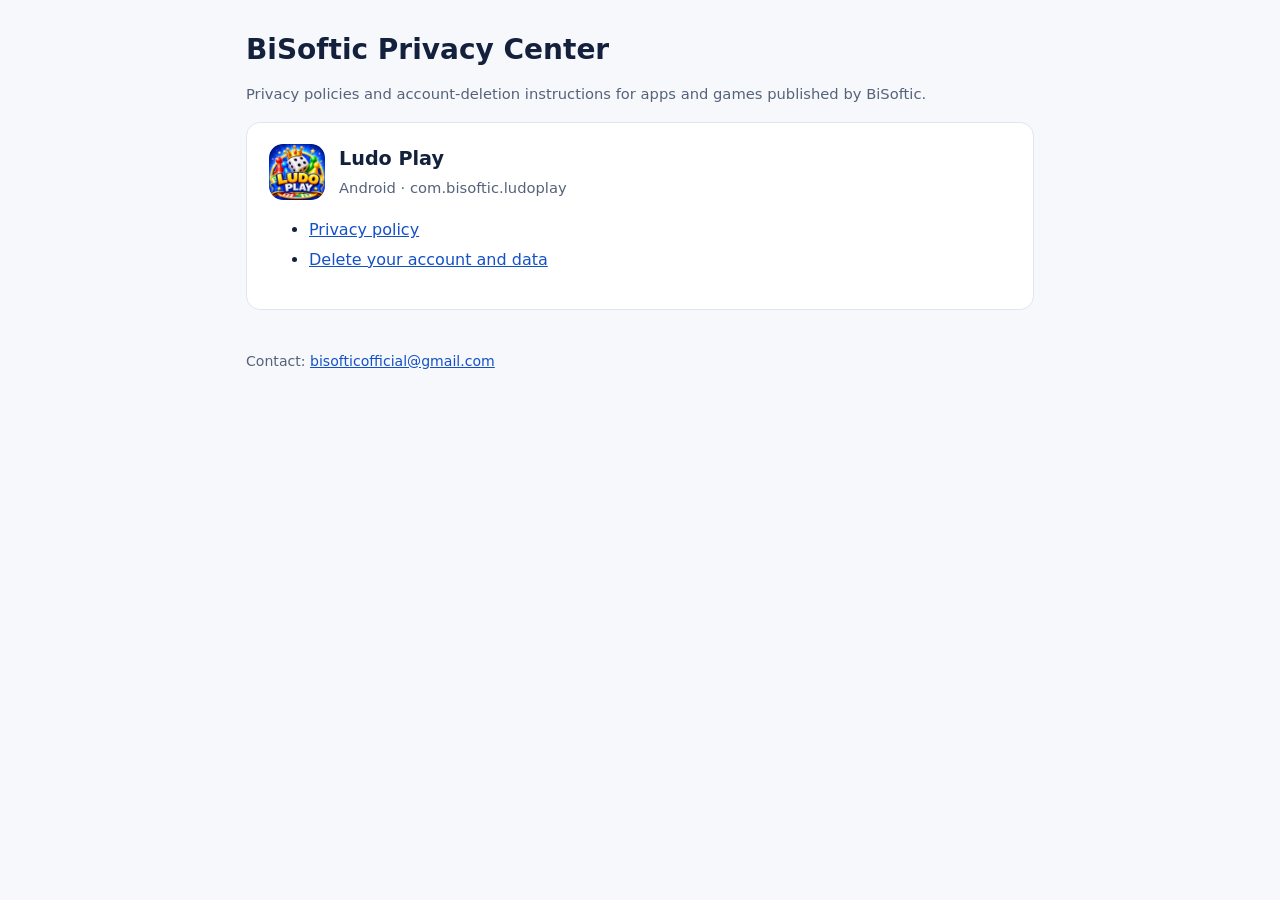
<file: index.html>
<!doctype html><html lang="en"><head><meta charset="utf-8"><meta name="viewport" content="width=device-width,initial-scale=1">
<title>BiSoftic Privacy Center</title><link rel="stylesheet" href="assets/style.css"></head><body><main>
<h1>BiSoftic Privacy Center</h1><p class="muted">Privacy policies and account-deletion instructions for apps and games published by BiSoftic.</p>
<div class="card"><header class="brand"><img src="ludoplay/icon.png" alt="Ludo Play icon"><div><h2 style="margin:0">Ludo Play</h2><span class="muted">Android · com.bisoftic.ludoplay</span></div></header>
<ul><li><a href="ludoplay/privacy.html">Privacy policy</a></li><li><a href="ludoplay/delete-account.html">Delete your account and data</a></li></ul></div>
<footer>Contact: <a href="mailto:bisofticofficial@gmail.com">bisofticofficial@gmail.com</a></footer></main></body></html>
</file>
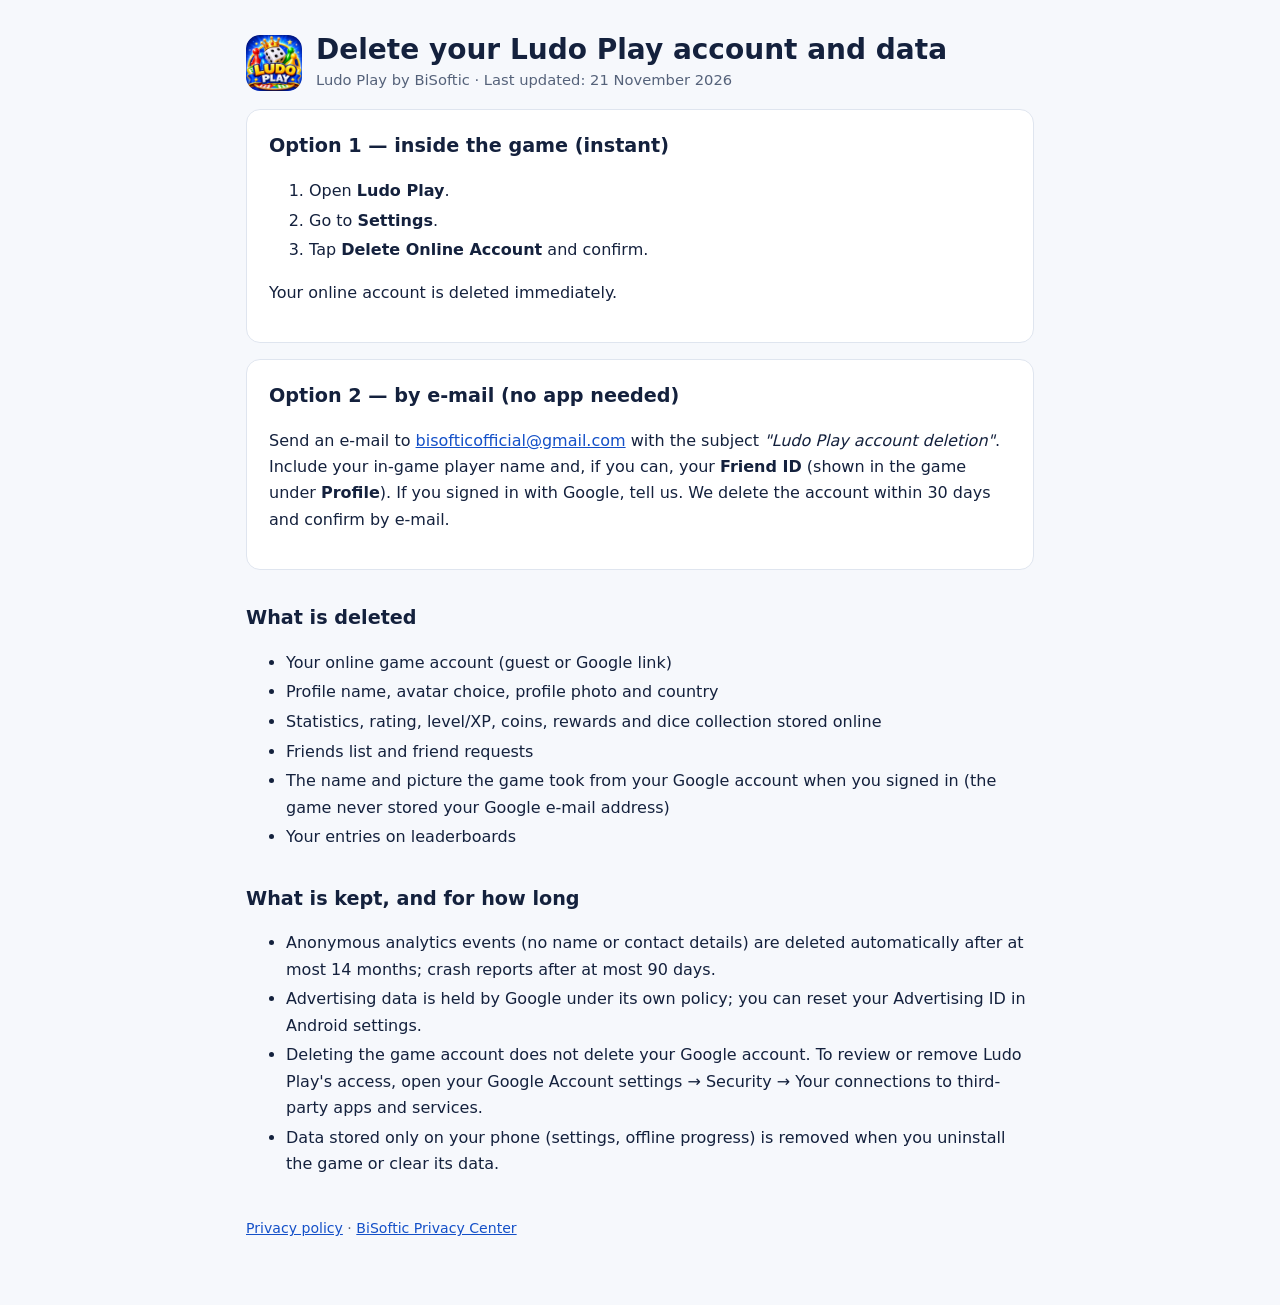
<file: ludoplay/delete-account.html>
<!doctype html><html lang="en"><head><meta charset="utf-8"><meta name="viewport" content="width=device-width,initial-scale=1">
<title>Delete Ludo Play Account</title><meta name="description" content="How to delete your Ludo Play online account and data.">
<link rel="stylesheet" href="../assets/style.css"></head><body><main>
<header class="brand"><img src="icon.png" alt="Ludo Play icon"><div><h1>Delete your Ludo Play account and data</h1><span class="muted">Ludo Play by BiSoftic · Last updated: 21 November 2026</span></div></header>

<div class="card"><h2 style="margin-top:0">Option 1 — inside the game (instant)</h2>
<ol><li>Open <strong>Ludo Play</strong>.</li><li>Go to <strong>Settings</strong>.</li><li>Tap <strong>Delete Online Account</strong> and confirm.</li></ol>
<p>Your online account is deleted immediately.</p></div>

<div class="card"><h2 style="margin-top:0">Option 2 — by e-mail (no app needed)</h2>
<p>Send an e-mail to <a href="mailto:bisofticofficial@gmail.com?subject=Ludo%20Play%20account%20deletion">bisofticofficial@gmail.com</a> with the subject <em>"Ludo Play account deletion"</em>. Include your in-game player name and, if you can, your <strong>Friend ID</strong> (shown in the game under <strong>Profile</strong>). If you signed in with Google, tell us. We delete the account within 30 days and confirm by e-mail.</p></div>

<h2>What is deleted</h2>
<ul><li>Your online game account (guest or Google link)</li><li>Profile name, avatar choice, profile photo and country</li><li>Statistics, rating, level/XP, coins, rewards and dice collection stored online</li><li>Friends list and friend requests</li><li>The name and picture the game took from your Google account when you signed in (the game never stored your Google e-mail address)</li><li>Your entries on leaderboards</li></ul>

<h2>What is kept, and for how long</h2>
<ul><li>Anonymous analytics events (no name or contact details) are deleted automatically after at most 14 months; crash reports after at most 90 days.</li>
<li>Advertising data is held by Google under its own policy; you can reset your Advertising ID in Android settings.</li>
<li>Deleting the game account does not delete your Google account. To review or remove Ludo Play's access, open your Google Account settings → Security → Your connections to third-party apps and services.</li><li>Data stored only on your phone (settings, offline progress) is removed when you uninstall the game or clear its data.</li></ul>

<footer><a href="privacy.html">Privacy policy</a> · <a href="../index.html">BiSoftic Privacy Center</a></footer>
</main></body></html>
</file>
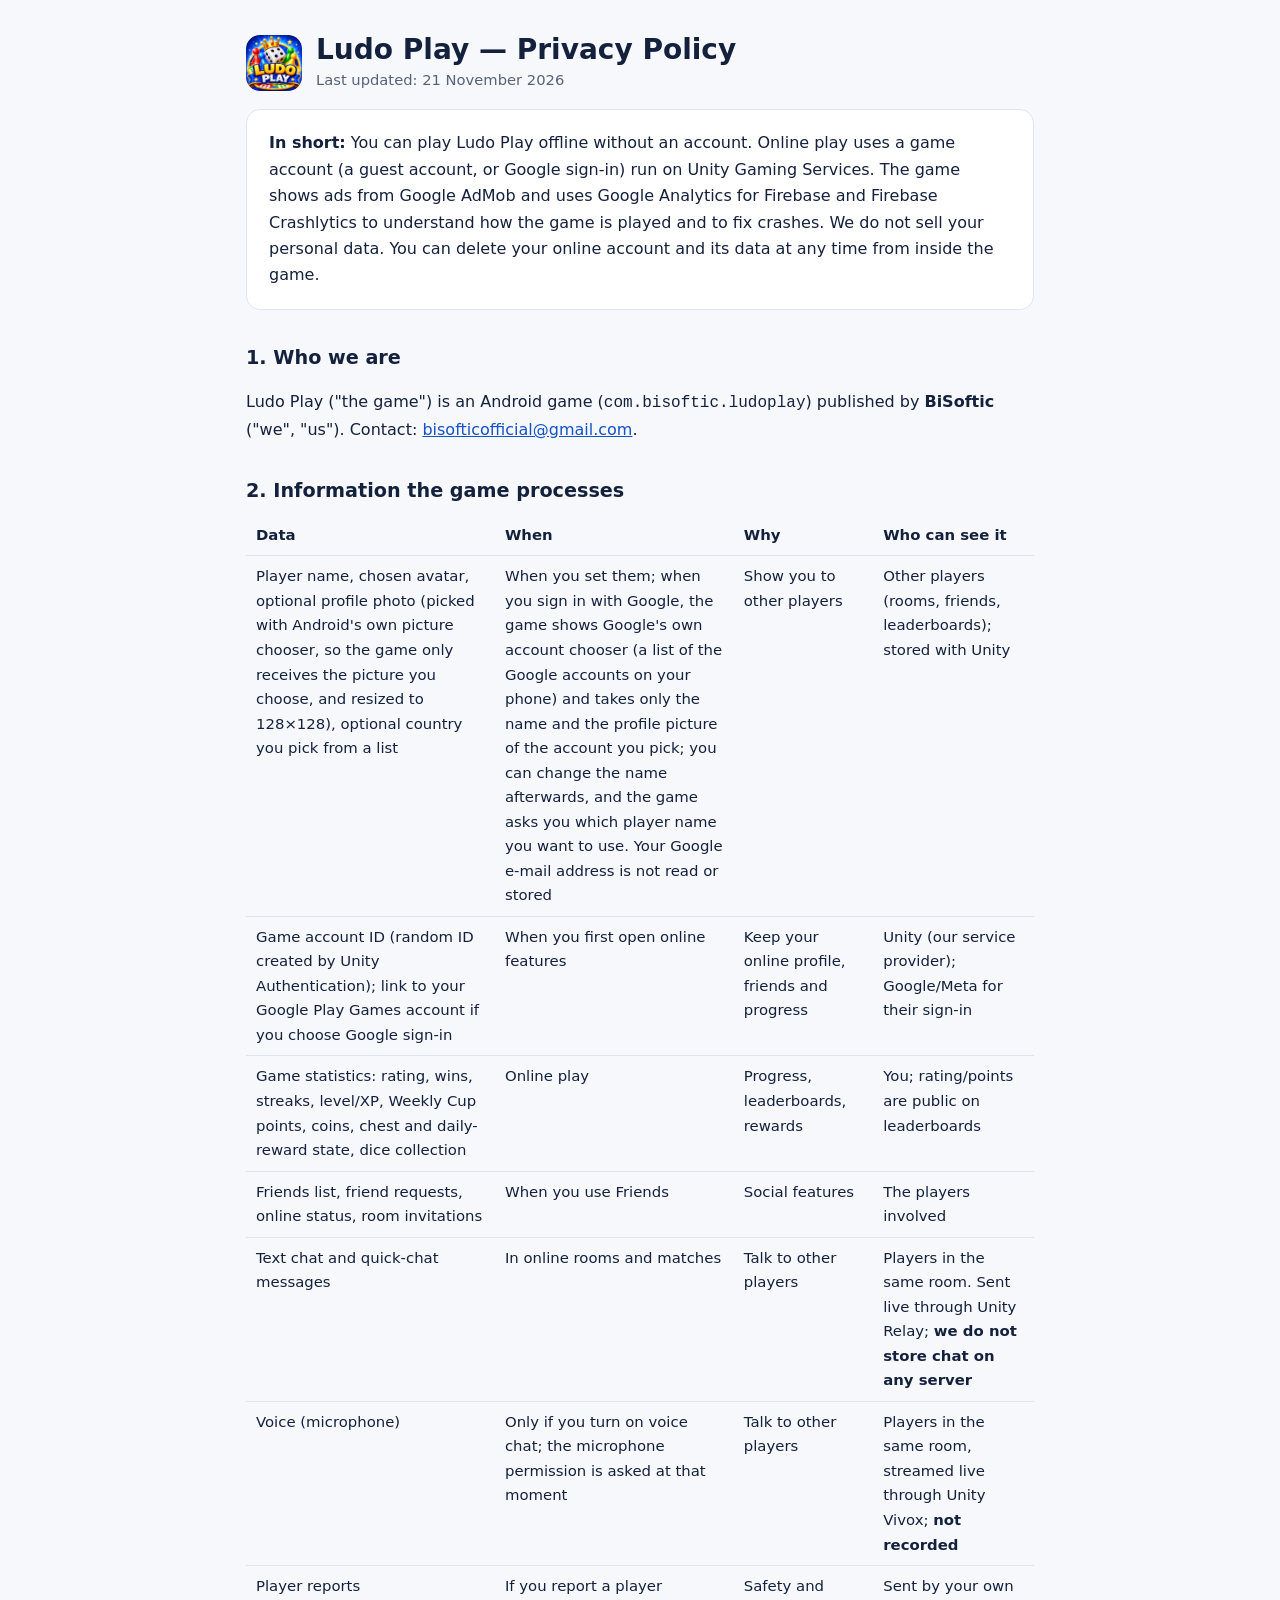
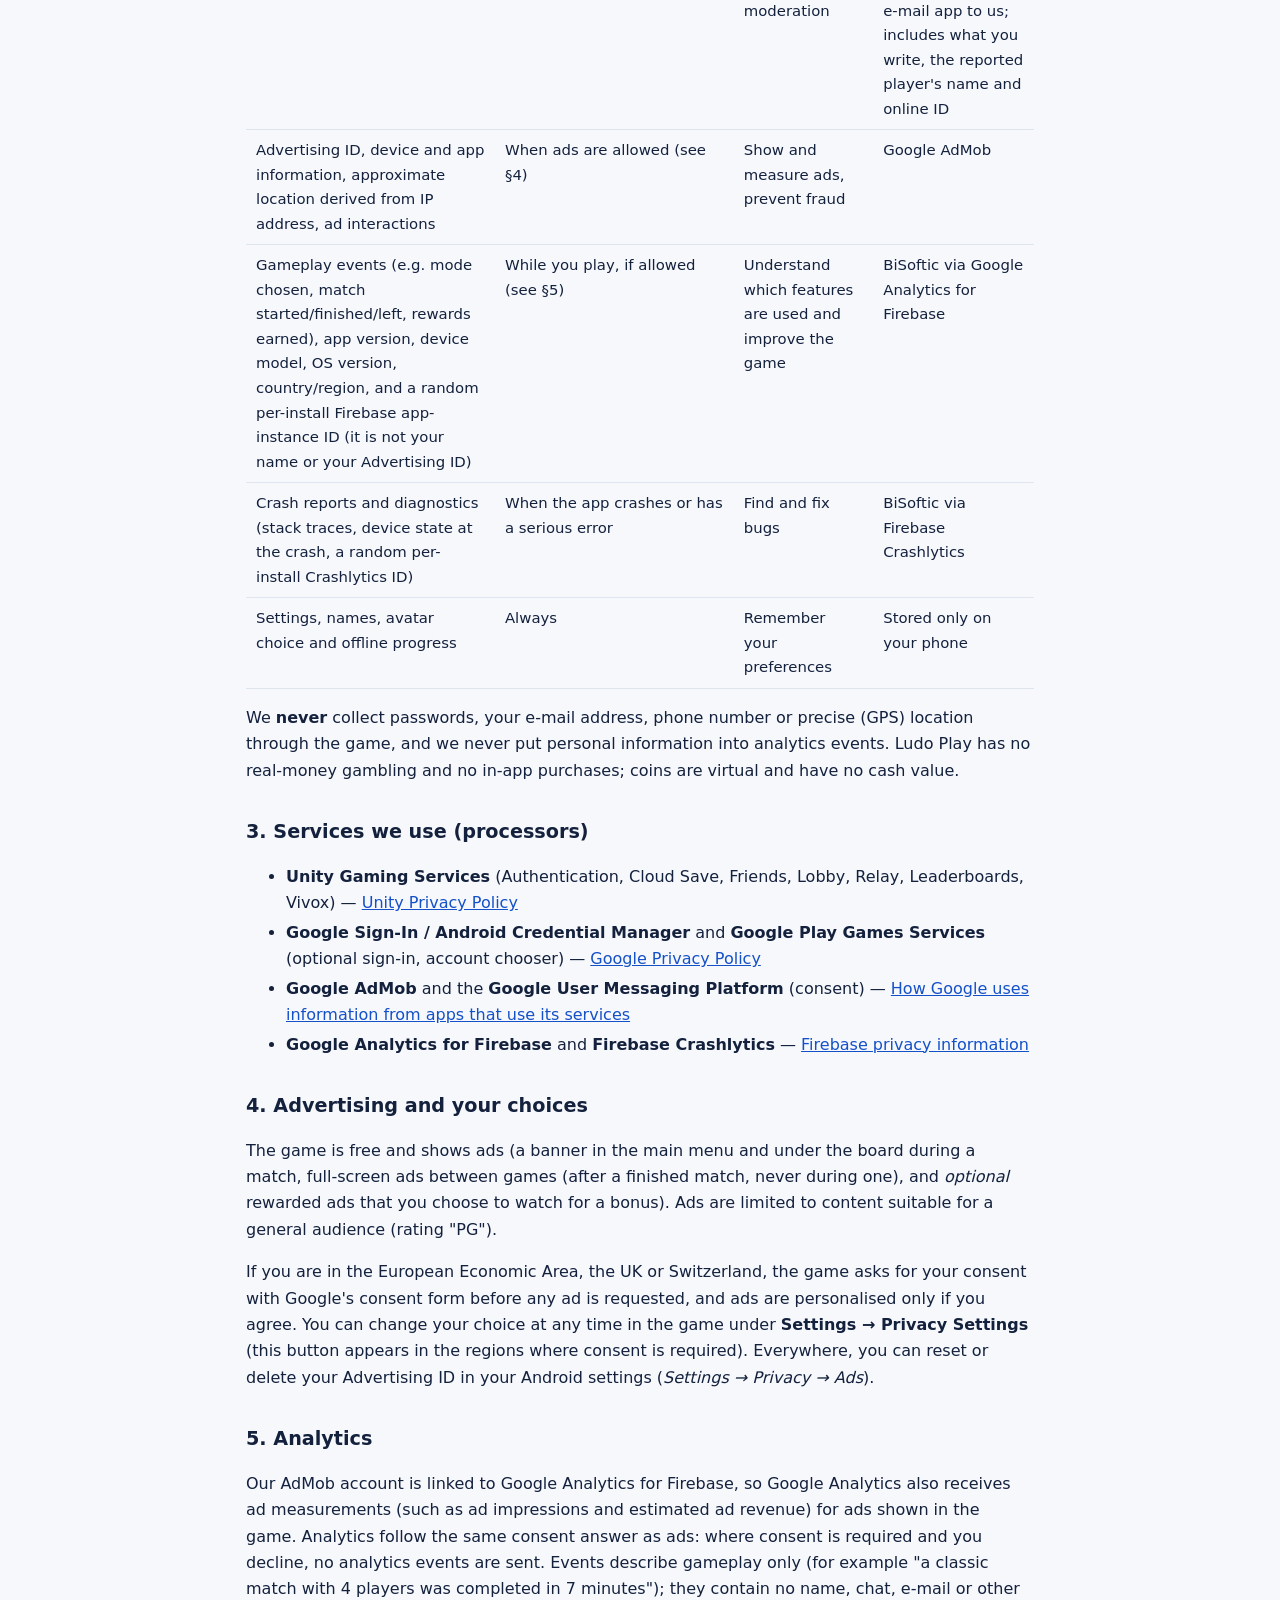
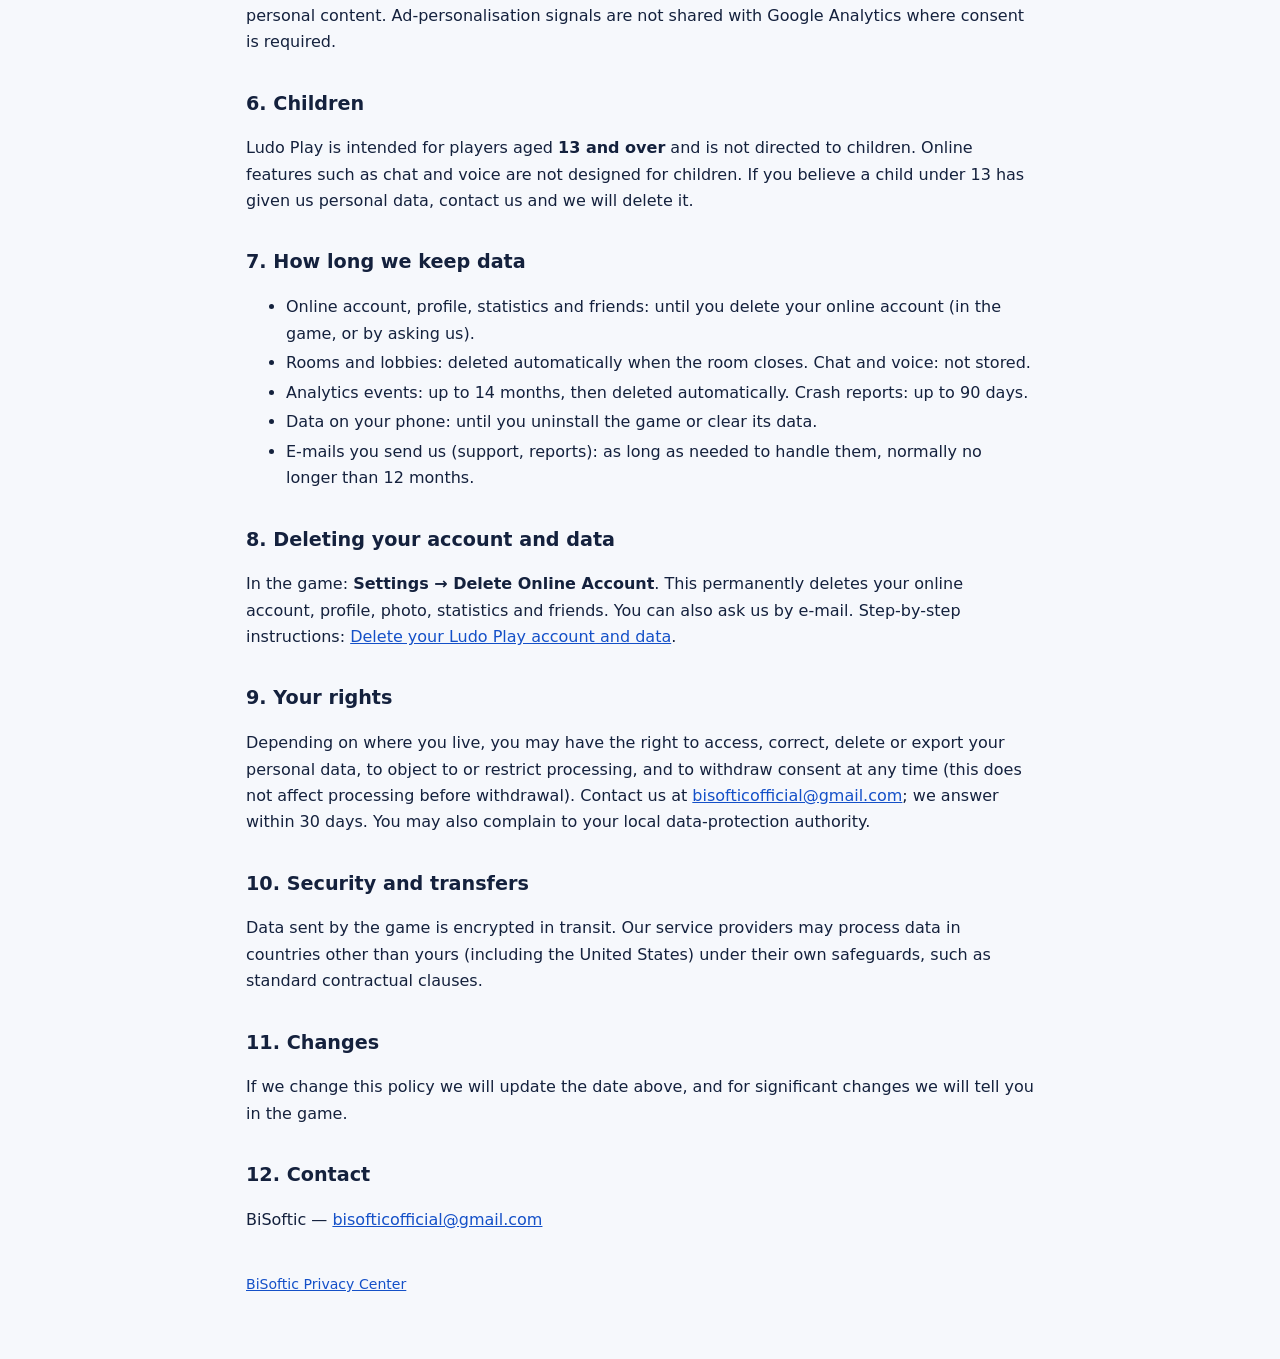
<file: ludoplay/privacy.html>
<!doctype html><html lang="en"><head><meta charset="utf-8"><meta name="viewport" content="width=device-width,initial-scale=1">
<title>Ludo Play Privacy Policy</title><meta name="description" content="Privacy policy for the Ludo Play Android game by BiSoftic.">
<link rel="stylesheet" href="../assets/style.css"></head><body><main>
<header class="brand"><img src="icon.png" alt="Ludo Play icon"><div><h1>Ludo Play — Privacy Policy</h1><span class="muted">Last updated: 21 November 2026</span></div></header>

<div class="card"><strong>In short:</strong> You can play Ludo Play offline without an account. Online play uses a game account (a guest account, or Google sign-in) run on Unity Gaming Services. The game shows ads from Google AdMob and uses Google Analytics for Firebase and Firebase Crashlytics to understand how the game is played and to fix crashes. We do not sell your personal data. You can delete your online account and its data at any time from inside the game.</div>

<h2>1. Who we are</h2>
<p>Ludo Play ("the game") is an Android game (<code>com.bisoftic.ludoplay</code>) published by <strong>BiSoftic</strong> ("we", "us"). Contact: <a href="mailto:bisofticofficial@gmail.com">bisofticofficial@gmail.com</a>.</p>

<h2>2. Information the game processes</h2>
<table><thead><tr><th>Data</th><th>When</th><th>Why</th><th>Who can see it</th></tr></thead><tbody>
<tr><td>Player name, chosen avatar, optional profile photo (picked with Android's own picture chooser, so the game only receives the picture you choose, and resized to 128×128), optional country you pick from a list</td><td>When you set them; when you sign in with Google, the game shows Google's own account chooser (a list of the Google accounts on your phone) and takes only the name and the profile picture of the account you pick; you can change the name afterwards, and the game asks you which player name you want to use. Your Google e-mail address is not read or stored</td><td>Show you to other players</td><td>Other players (rooms, friends, leaderboards); stored with Unity</td></tr>
<tr><td>Game account ID (random ID created by Unity Authentication); link to your Google Play Games account if you choose Google sign-in</td><td>When you first open online features</td><td>Keep your online profile, friends and progress</td><td>Unity (our service provider); Google/Meta for their sign-in</td></tr>
<tr><td>Game statistics: rating, wins, streaks, level/XP, Weekly Cup points, coins, chest and daily-reward state, dice collection</td><td>Online play</td><td>Progress, leaderboards, rewards</td><td>You; rating/points are public on leaderboards</td></tr>
<tr><td>Friends list, friend requests, online status, room invitations</td><td>When you use Friends</td><td>Social features</td><td>The players involved</td></tr>
<tr><td>Text chat and quick-chat messages</td><td>In online rooms and matches</td><td>Talk to other players</td><td>Players in the same room. Sent live through Unity Relay; <strong>we do not store chat on any server</strong></td></tr>
<tr><td>Voice (microphone)</td><td>Only if you turn on voice chat; the microphone permission is asked at that moment</td><td>Talk to other players</td><td>Players in the same room, streamed live through Unity Vivox; <strong>not recorded</strong></td></tr>
<tr><td>Player reports</td><td>If you report a player</td><td>Safety and moderation</td><td>Sent by your own e-mail app to us; includes what you write, the reported player's name and online ID</td></tr>
<tr><td>Advertising ID, device and app information, approximate location derived from IP address, ad interactions</td><td>When ads are allowed (see §4)</td><td>Show and measure ads, prevent fraud</td><td>Google AdMob</td></tr>
<tr><td>Gameplay events (e.g. mode chosen, match started/finished/left, rewards earned), app version, device model, OS version, country/region, and a random per-install Firebase app-instance ID (it is not your name or your Advertising ID)</td><td>While you play, if allowed (see §5)</td><td>Understand which features are used and improve the game</td><td>BiSoftic via Google Analytics for Firebase</td></tr>
<tr><td>Crash reports and diagnostics (stack traces, device state at the crash, a random per-install Crashlytics ID)</td><td>When the app crashes or has a serious error</td><td>Find and fix bugs</td><td>BiSoftic via Firebase Crashlytics</td></tr>
<tr><td>Settings, names, avatar choice and offline progress</td><td>Always</td><td>Remember your preferences</td><td>Stored only on your phone</td></tr>
</tbody></table>
<p>We <strong>never</strong> collect passwords, your e-mail address, phone number or precise (GPS) location through the game, and we never put personal information into analytics events. Ludo Play has no real-money gambling and no in-app purchases; coins are virtual and have no cash value.</p>

<h2>3. Services we use (processors)</h2>
<ul>
<li><strong>Unity Gaming Services</strong> (Authentication, Cloud Save, Friends, Lobby, Relay, Leaderboards, Vivox) — <a href="https://unity.com/legal/privacy-policy">Unity Privacy Policy</a></li>
<li><strong>Google Sign-In / Android Credential Manager</strong> and <strong>Google Play Games Services</strong> (optional sign-in, account chooser) — <a href="https://policies.google.com/privacy">Google Privacy Policy</a></li>
<li><strong>Google AdMob</strong> and the <strong>Google User Messaging Platform</strong> (consent) — <a href="https://policies.google.com/technologies/partner-sites">How Google uses information from apps that use its services</a></li>
<li><strong>Google Analytics for Firebase</strong> and <strong>Firebase Crashlytics</strong> — <a href="https://firebase.google.com/support/privacy">Firebase privacy information</a></li>
</ul>

<h2>4. Advertising and your choices</h2>
<p>The game is free and shows ads (a banner in the main menu and under the board during a match, full-screen ads between games (after a finished match, never during one), and <em>optional</em> rewarded ads that you choose to watch for a bonus). Ads are limited to content suitable for a general audience (rating "PG").</p>
<p>If you are in the European Economic Area, the UK or Switzerland, the game asks for your consent with Google's consent form before any ad is requested, and ads are personalised only if you agree. You can change your choice at any time in the game under <strong>Settings → Privacy Settings</strong> (this button appears in the regions where consent is required). Everywhere, you can reset or delete your Advertising ID in your Android settings (<em>Settings → Privacy → Ads</em>).</p>

<h2>5. Analytics</h2>
<p>Our AdMob account is linked to Google Analytics for Firebase, so Google Analytics also receives ad measurements (such as ad impressions and estimated ad revenue) for ads shown in the game. Analytics follow the same consent answer as ads: where consent is required and you decline, no analytics events are sent. Events describe gameplay only (for example "a classic match with 4 players was completed in 7 minutes"); they contain no name, chat, e-mail or other personal content. Ad-personalisation signals are not shared with Google Analytics where consent is required.</p>

<h2>6. Children</h2>
<p>Ludo Play is intended for players aged <strong>13 and over</strong> and is not directed to children. Online features such as chat and voice are not designed for children. If you believe a child under 13 has given us personal data, contact us and we will delete it.</p>

<h2>7. How long we keep data</h2>
<ul>
<li>Online account, profile, statistics and friends: until you delete your online account (in the game, or by asking us).</li>
<li>Rooms and lobbies: deleted automatically when the room closes. Chat and voice: not stored.</li>
<li>Analytics events: up to 14 months, then deleted automatically. Crash reports: up to 90 days.</li>
<li>Data on your phone: until you uninstall the game or clear its data.</li>
<li>E-mails you send us (support, reports): as long as needed to handle them, normally no longer than 12 months.</li>
</ul>

<h2>8. Deleting your account and data</h2>
<p>In the game: <strong>Settings → Delete Online Account</strong>. This permanently deletes your online account, profile, photo, statistics and friends. You can also ask us by e-mail. Step-by-step instructions: <a href="delete-account.html">Delete your Ludo Play account and data</a>.</p>

<h2>9. Your rights</h2>
<p>Depending on where you live, you may have the right to access, correct, delete or export your personal data, to object to or restrict processing, and to withdraw consent at any time (this does not affect processing before withdrawal). Contact us at <a href="mailto:bisofticofficial@gmail.com">bisofticofficial@gmail.com</a>; we answer within 30 days. You may also complain to your local data-protection authority.</p>

<h2>10. Security and transfers</h2>
<p>Data sent by the game is encrypted in transit. Our service providers may process data in countries other than yours (including the United States) under their own safeguards, such as standard contractual clauses.</p>

<h2>11. Changes</h2>
<p>If we change this policy we will update the date above, and for significant changes we will tell you in the game.</p>

<h2>12. Contact</h2>
<p>BiSoftic — <a href="mailto:bisofticofficial@gmail.com">bisofticofficial@gmail.com</a></p>
<footer><a href="../index.html">BiSoftic Privacy Center</a></footer>
</main></body></html>
</file>
<file: assets/style.css>
:root{--bg:#f6f8fc;--card:#fff;--text:#14213d;--muted:#55627a;--accent:#1450c8;--line:#dfe5ef}
@media (prefers-color-scheme:dark){:root{--bg:#0d1424;--card:#151e33;--text:#e8edf7;--muted:#a3afc6;--accent:#7fb0ff;--line:#26324d}}
*{box-sizing:border-box}body{margin:0;background:var(--bg);color:var(--text);font:16px/1.65 system-ui,-apple-system,"Segoe UI",Roboto,sans-serif}
main{max-width:820px;margin:0 auto;padding:32px 16px 64px}header.brand{display:flex;align-items:center;gap:14px;margin-bottom:8px}
header.brand img{width:56px;height:56px;border-radius:14px}h1{font-size:1.75rem;line-height:1.25;margin:0}h2{font-size:1.2rem;margin:2rem 0 .5rem}
h3{font-size:1rem;margin:1.25rem 0 .25rem}p,li{color:var(--text)}.muted{color:var(--muted);font-size:.92rem}a{color:var(--accent)}
.card{background:var(--card);border:1px solid var(--line);border-radius:14px;padding:20px 22px;margin:16px 0}
table{width:100%;border-collapse:collapse;font-size:.93rem;display:block;overflow-x:auto}th,td{text-align:left;vertical-align:top;padding:8px 10px;border-bottom:1px solid var(--line)}
th{font-weight:600}footer{margin-top:40px;color:var(--muted);font-size:.88rem}ol li,ul li{margin:.2rem 0}
</file>
